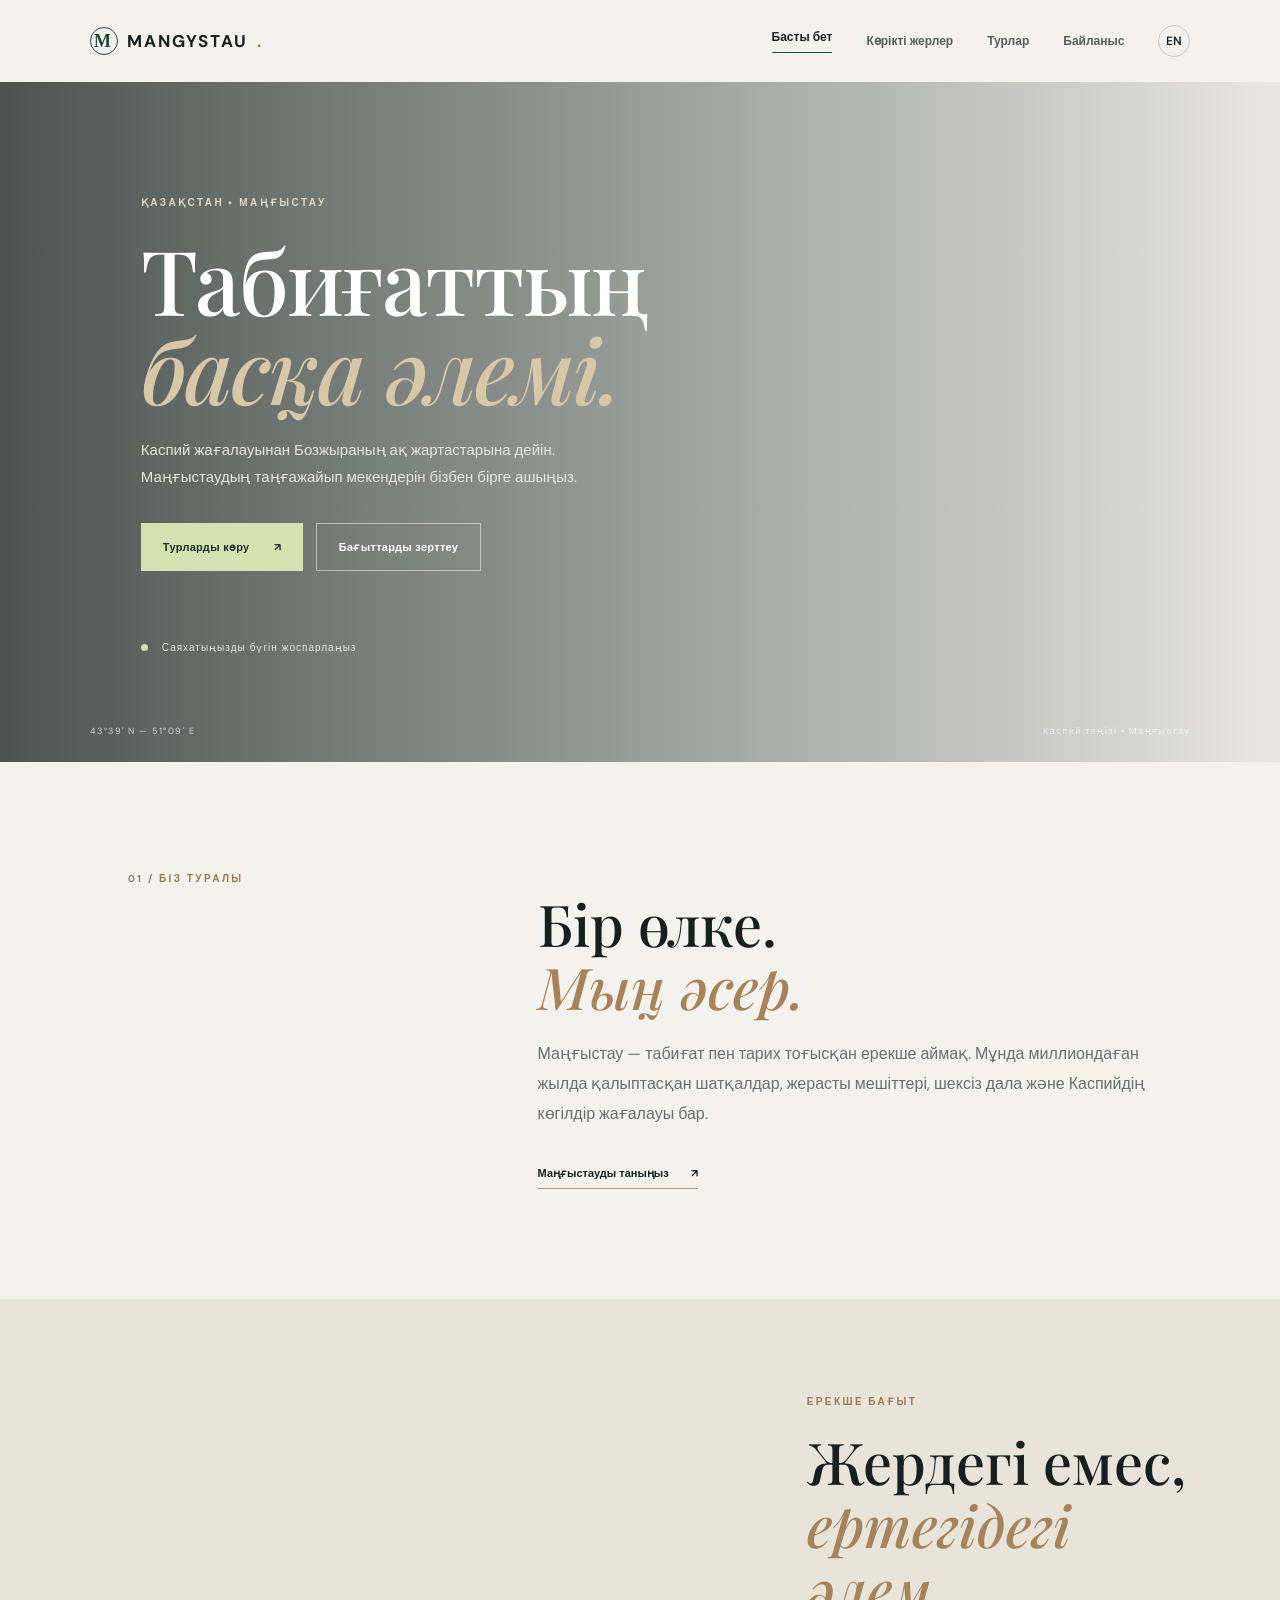
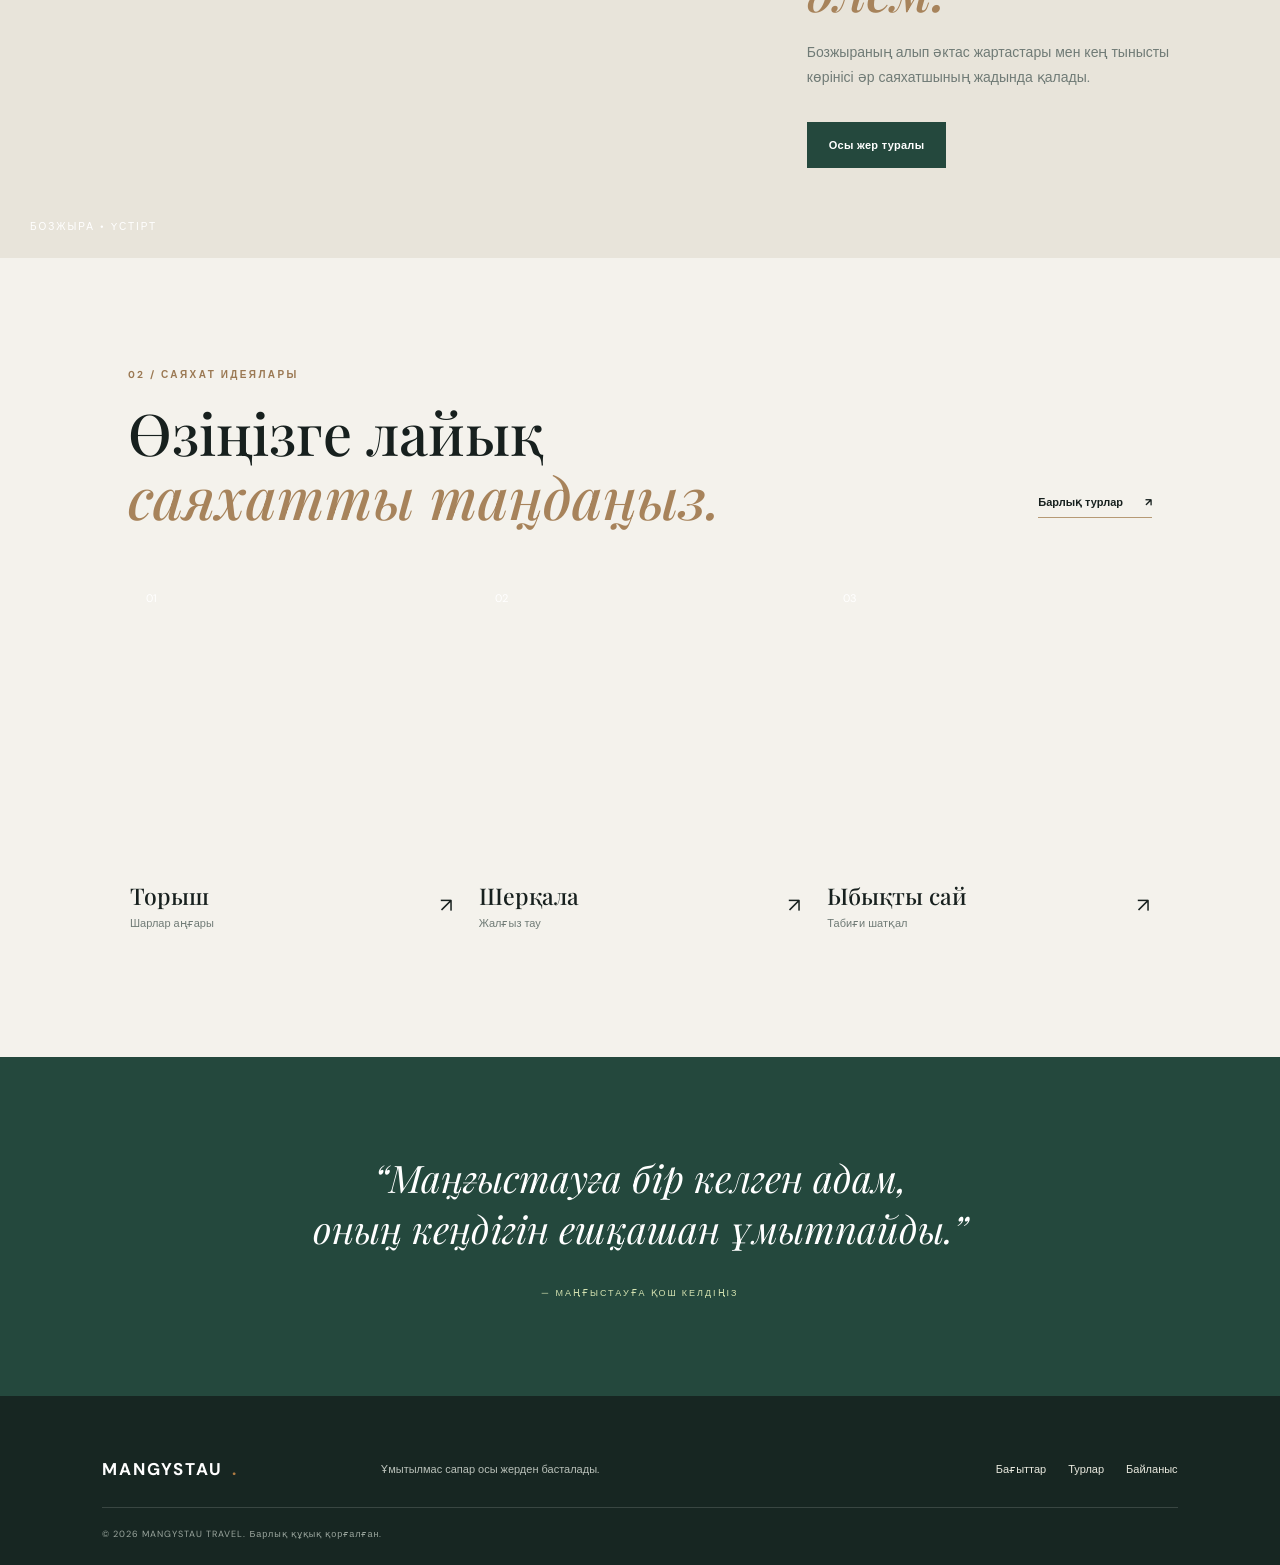
<file: index.html>
<!DOCTYPE html>
<html lang="kk">
<head>
  <meta charset="UTF-8"><meta name="viewport" content="width=device-width, initial-scale=1.0">
  <meta name="description" content="Маңғыстаудың көрікті жерлерін ашыңыз. Турлар, маршруттар және саяхатқа пайдалы ақпарат.">
  <title>MANGYSTAU — Каспийден басталатын саяхат</title><link rel="stylesheet" href="css/style.css">
</head>
<body>
<header class="header"><a class="logo" href="index.html"><span class="logo-mark">M</span>MANGYSTAU<span class="logo-dot">.</span></a><button class="menu-toggle" aria-label="Мәзірді ашу">☰</button><nav class="nav"><a class="active" href="index.html">Басты бет</a><a href="places.html">Көрікті жерлер</a><a href="tours.html">Турлар</a><a href="contact.html">Байланыс</a><a class="lang" href="#">EN</a></nav></header>
<main>
<section class="hero"><div class="hero-overlay"></div><div class="hero-content"><span class="eyebrow">ҚАЗАҚСТАН • МАҢҒЫСТАУ</span><h1>Табиғаттың<br><em>басқа әлемі.</em></h1><p>Каспий жағалауынан Бозжыраның ақ жартастарына дейін. Маңғыстаудың таңғажайып мекендерін бізбен бірге ашыңыз.</p><div class="hero-actions"><a class="btn btn-primary" href="tours.html">Турларды көру <span>↗</span></a><a class="btn btn-ghost" href="places.html">Бағыттарды зерттеу</a></div><div class="hero-note"><span class="pulse"></span> Саяхатыңызды бүгін жоспарлаңыз</div></div><div class="hero-bottom"><span>43°39' N — 51°09' E</span><span>Каспий теңізі • Маңғыстау</span></div></section>
<section class="intro section"><div class="section-kicker">01 / БІЗ ТУРАЛЫ</div><div><h2>Бір өлке.<br><em>Мың әсер.</em></h2><p class="lead">Маңғыстау — табиғат пен тарих тоғысқан ерекше аймақ. Мұнда миллиондаған жылда қалыптасқан шатқалдар, жерасты мешіттері, шексіз дала және Каспийдің көгілдір жағалауы бар.</p><a class="text-link" href="places.html">Маңғыстауды таныңыз <span>↗</span></a></div></section>
<section class="feature-section"><div class="feature-image image-boszhira"><span class="image-label">БОЗЖЫРА • ҮСТІРТ</span></div><div class="feature-copy"><span class="section-kicker">ЕРЕКШЕ БАҒЫТ</span><h2>Жердегі емес,<br><em>ертегідегі әлем.</em></h2><p>Бозжыраның алып әктас жартастары мен кең тынысты көрінісі әр саяхатшының жадында қалады.</p><a class="btn btn-dark" href="places.html">Осы жер туралы</a></div></section>
<section class="cards-section section"><div class="section-head"><div><div class="section-kicker">02 / САЯХАТ ИДЕЯЛАРЫ</div><h2>Өзіңізге лайық<br><em>саяхатты таңдаңыз.</em></h2></div><a class="text-link" href="tours.html">Барлық турлар <span>↗</span></a></div><div class="cards-grid">
<a class="place-card" href="places.html"><div class="card-photo photo-torysh"><span>01</span></div><div class="card-info"><div><h3>Торыш</h3><p>Шарлар аңғары</p></div><b>↗</b></div></a>
<a class="place-card" href="places.html"><div class="card-photo photo-sherkala"><span>02</span></div><div class="card-info"><div><h3>Шерқала</h3><p>Жалғыз тау</p></div><b>↗</b></div></a>
<a class="place-card" href="places.html"><div class="card-photo photo-ybyk"><span>03</span></div><div class="card-info"><div><h3>Ыбықты сай</h3><p>Табиғи шатқал</p></div><b>↗</b></div></a></div></section>
<section class="quote"><p>“Маңғыстауға бір келген адам,<br>оның кеңдігін ешқашан ұмытпайды.”</p><span>— МАҢҒЫСТАУҒА ҚОШ КЕЛДІҢІЗ</span></section>
</main><footer class="footer"><a class="logo" href="index.html">MANGYSTAU<span class="logo-dot">.</span></a><p>Ұмытылмас сапар осы жерден басталады.</p><div><a href="places.html">Бағыттар</a><a href="tours.html">Турлар</a><a href="contact.html">Байланыс</a></div><small>© 2026 MANGYSTAU TRAVEL. Барлық құқық қорғалған.</small></footer><script src="js/main.js"></script></body></html>
</file>
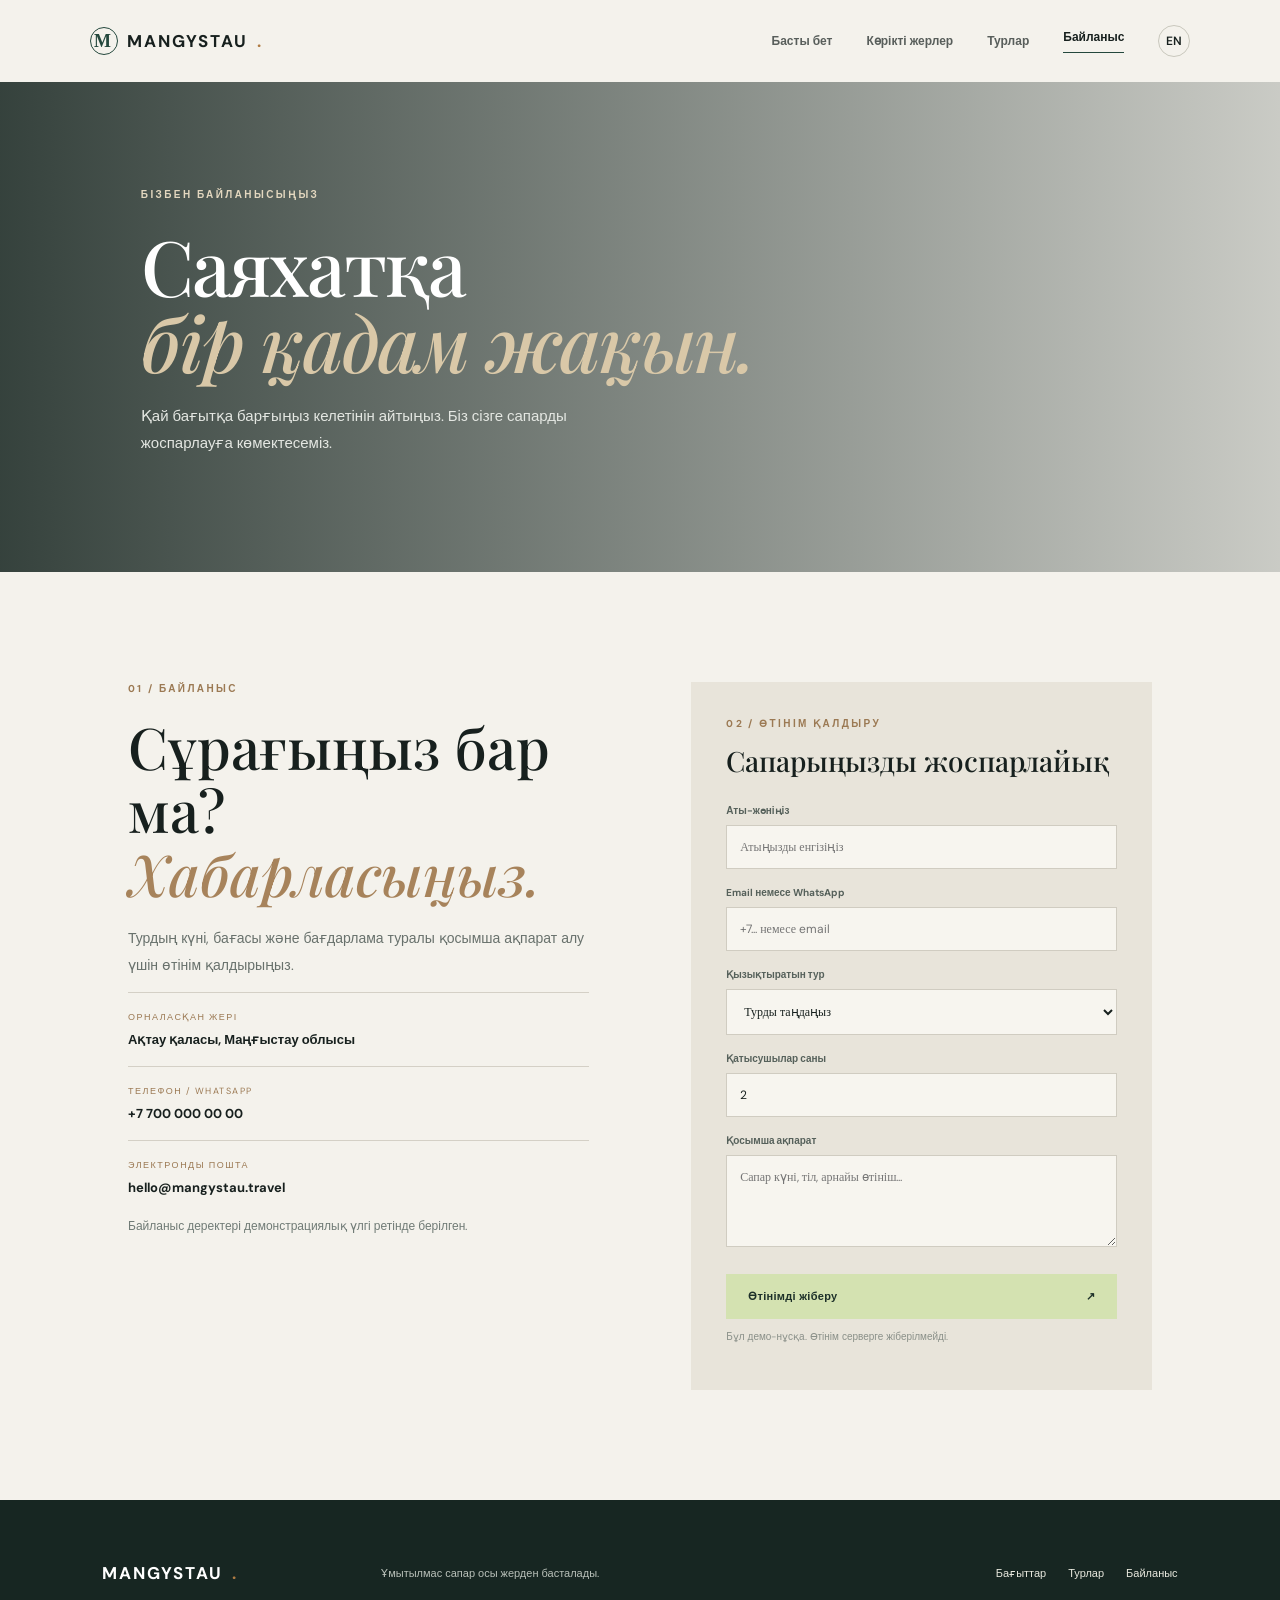
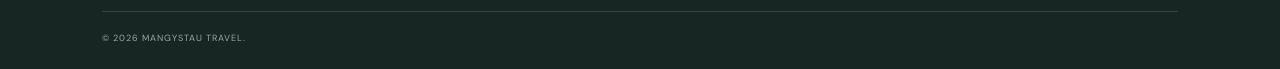
<file: contact.html>
<!DOCTYPE html><html lang="kk"><head><meta charset="UTF-8"><meta name="viewport" content="width=device-width, initial-scale=1.0"><title>Байланыс және брондау — MANGYSTAU</title><link rel="stylesheet" href="css/style.css"></head><body>
<header class="header"><a class="logo" href="index.html"><span class="logo-mark">M</span>MANGYSTAU<span class="logo-dot">.</span></a><button class="menu-toggle" aria-label="Мәзірді ашу">☰</button><nav class="nav"><a href="index.html">Басты бет</a><a href="places.html">Көрікті жерлер</a><a href="tours.html">Турлар</a><a class="active" href="contact.html">Байланыс</a><a class="lang" href="#">EN</a></nav></header>
<main><section class="page-hero contact-hero"><div><span class="eyebrow">БІЗБЕН БАЙЛАНЫСЫҢЫЗ</span><h1>Саяхатқа<br><em>бір қадам жақын.</em></h1><p>Қай бағытқа барғыңыз келетінін айтыңыз. Біз сізге сапарды жоспарлауға көмектесеміз.</p></div></section>
<section class="section contact-layout"><div class="contact-details"><div class="section-kicker">01 / БАЙЛАНЫС</div><h2>Сұрағыңыз бар ма?<br><em>Хабарласыңыз.</em></h2><p class="lead">Турдың күні, бағасы және бағдарлама туралы қосымша ақпарат алу үшін өтінім қалдырыңыз.</p><div class="contact-item"><span>ОРНАЛАСҚАН ЖЕРІ</span><strong>Ақтау қаласы, Маңғыстау облысы</strong></div><div class="contact-item"><span>ТЕЛЕФОН / WHATSAPP</span><strong>+7 700 000 00 00</strong></div><div class="contact-item"><span>ЭЛЕКТРОНДЫ ПОШТА</span><strong>hello@mangystau.travel</strong></div><small class="muted">Байланыс деректері демонстрациялық үлгі ретінде берілген.</small></div>
<form class="booking-form" id="bookingForm"><div class="section-kicker">02 / ӨТІНІМ ҚАЛДЫРУ</div><h3>Сапарыңызды жоспарлайық</h3><label>Аты-жөніңіз<input name="name" required placeholder="Атыңызды енгізіңіз"></label><label>Email немесе WhatsApp<input name="contact" required placeholder="+7... немесе email"></label><label>Қызықтыратын тур<select name="tour" id="tourSelect" required><option value="">Турды таңдаңыз</option><option>Бозжыраға бір күндік тур</option><option>Маңғыстаудың үш кереметі</option><option>Каспий және Ақтау</option><option>Жеке маршрут</option></select></label><label>Қатысушылар саны<input name="people" type="number" min="1" max="30" value="2" required></label><label>Қосымша ақпарат<textarea name="message" rows="4" placeholder="Сапар күні, тіл, арнайы өтініш..."></textarea></label><button class="btn btn-primary form-submit" type="submit">Өтінімді жіберу <span>↗</span></button><p class="form-note" id="formMessage">Бұл демо-нұсқа. Өтінім серверге жіберілмейді.</p></form></section>
</main><footer class="footer"><a class="logo" href="index.html">MANGYSTAU<span class="logo-dot">.</span></a><p>Ұмытылмас сапар осы жерден басталады.</p><div><a href="places.html">Бағыттар</a><a href="tours.html">Турлар</a><a href="contact.html">Байланыс</a></div><small>© 2026 MANGYSTAU TRAVEL.</small></footer><script src="js/main.js"></script></body></html>
</file>
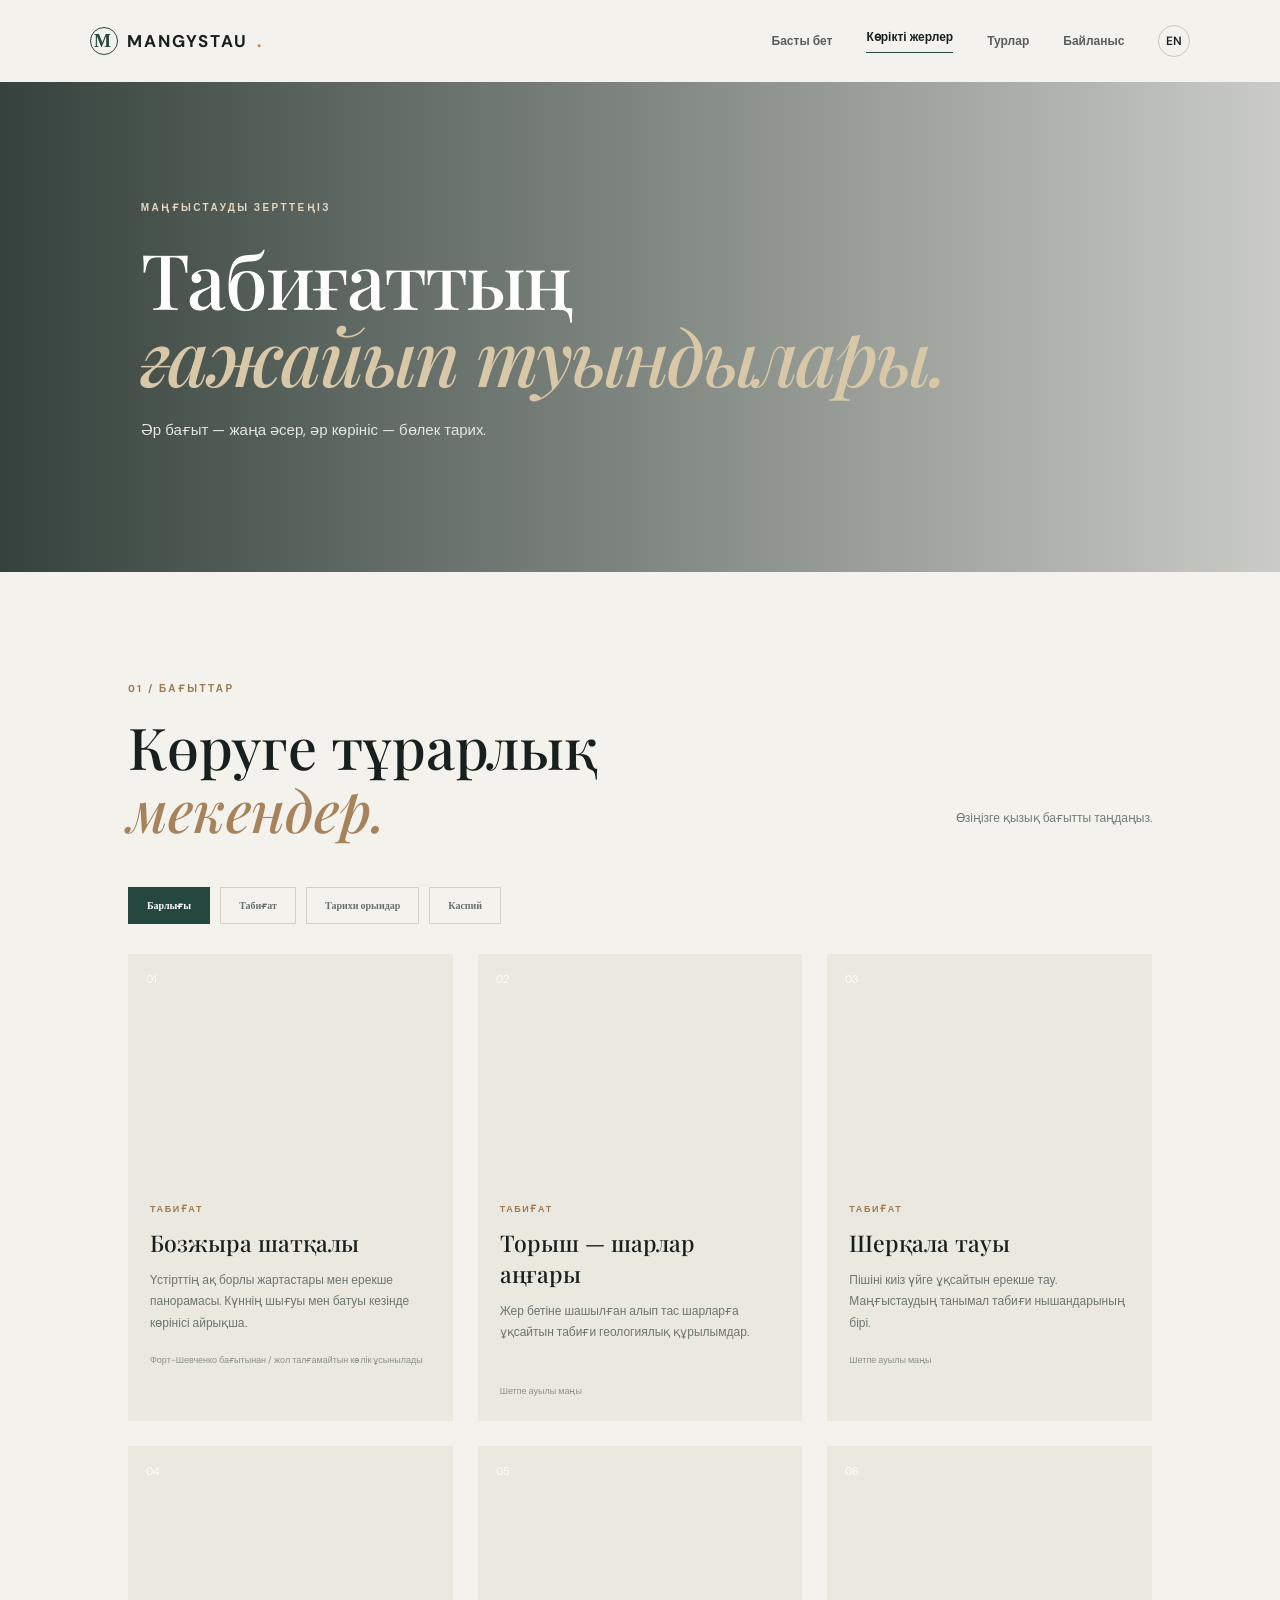
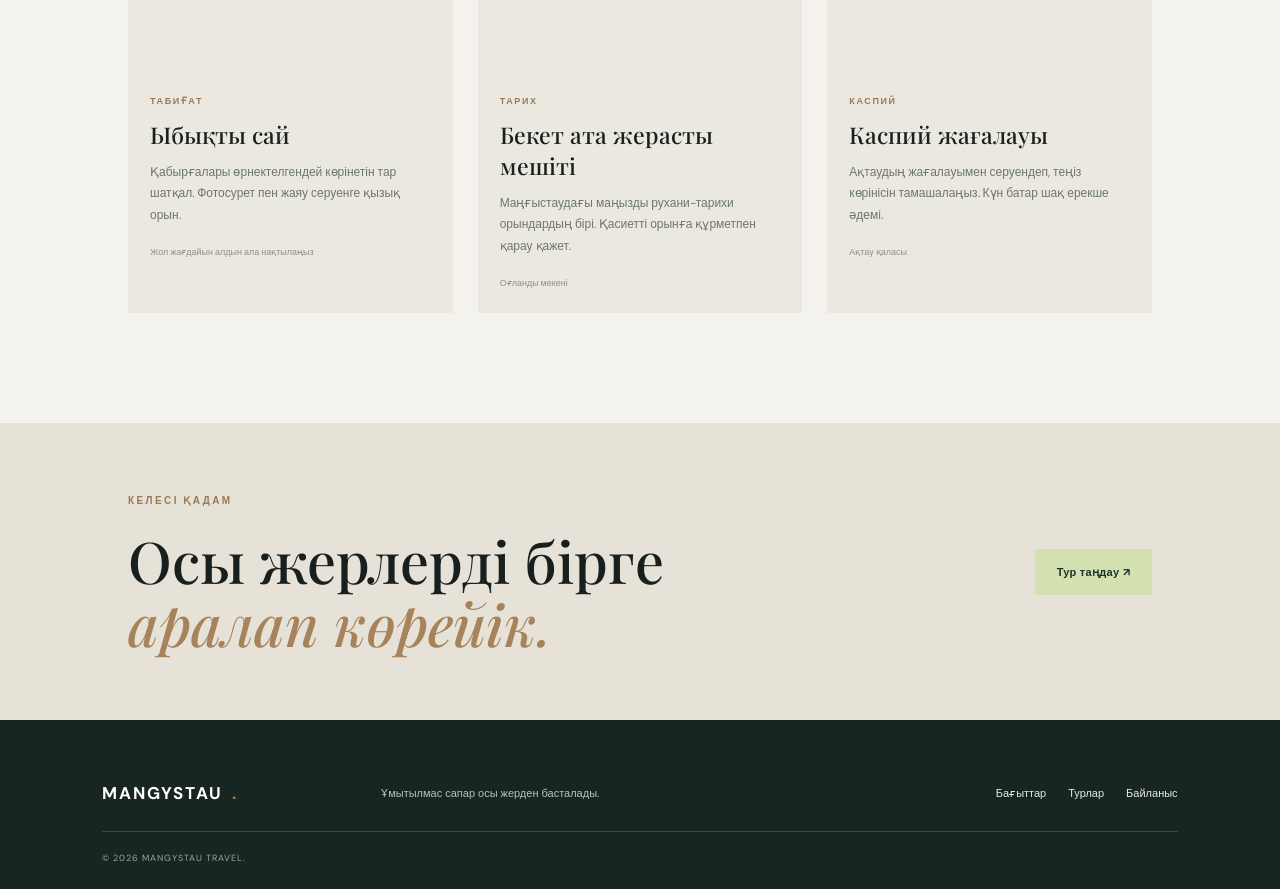
<file: places.html>
<!DOCTYPE html><html lang="kk"><head><meta charset="UTF-8"><meta name="viewport" content="width=device-width, initial-scale=1.0"><title>Көрікті жерлер — MANGYSTAU</title><link rel="stylesheet" href="css/style.css"></head><body>
<header class="header"><a class="logo" href="index.html"><span class="logo-mark">M</span>MANGYSTAU<span class="logo-dot">.</span></a><button class="menu-toggle" aria-label="Мәзірді ашу">☰</button><nav class="nav"><a href="index.html">Басты бет</a><a class="active" href="places.html">Көрікті жерлер</a><a href="tours.html">Турлар</a><a href="contact.html">Байланыс</a><a class="lang" href="#">EN</a></nav></header>
<main><section class="page-hero places-hero"><div><span class="eyebrow">МАҢҒЫСТАУДЫ ЗЕРТТЕҢІЗ</span><h1>Табиғаттың<br><em>ғажайып туындылары.</em></h1><p>Әр бағыт — жаңа әсер, әр көрініс — бөлек тарих.</p></div></section>
<section class="section"><div class="section-head"><div><div class="section-kicker">01 / БАҒЫТТАР</div><h2>Көруге тұрарлық<br><em>мекендер.</em></h2></div><p class="muted">Өзіңізге қызық бағытты таңдаңыз.</p></div><div class="filter-row"><button class="filter active" data-filter="all">Барлығы</button><button class="filter" data-filter="nature">Табиғат</button><button class="filter" data-filter="history">Тарихи орындар</button><button class="filter" data-filter="sea">Каспий</button></div>
<div class="destination-grid">
<article class="destination" data-category="nature"><div class="destination-photo photo-boszhira"><span>01</span></div><div class="destination-body"><span class="tag">ТАБИҒАТ</span><h3>Бозжыра шатқалы</h3><p>Үстірттің ақ борлы жартастары мен ерекше панорамасы. Күннің шығуы мен батуы кезінде көрінісі айрықша.</p><small>Форт-Шевченко бағытынан / жол талғамайтын көлік ұсынылады</small></div></article>
<article class="destination" data-category="nature"><div class="destination-photo photo-torysh"><span>02</span></div><div class="destination-body"><span class="tag">ТАБИҒАТ</span><h3>Торыш — шарлар аңғары</h3><p>Жер бетіне шашылған алып тас шарларға ұқсайтын табиғи геологиялық құрылымдар.</p><small>Шетпе ауылы маңы</small></div></article>
<article class="destination" data-category="nature"><div class="destination-photo photo-sherkala"><span>03</span></div><div class="destination-body"><span class="tag">ТАБИҒАТ</span><h3>Шерқала тауы</h3><p>Пішіні киіз үйге ұқсайтын ерекше тау. Маңғыстаудың танымал табиғи нышандарының бірі.</p><small>Шетпе ауылы маңы</small></div></article>
<article class="destination" data-category="nature"><div class="destination-photo photo-ybyk"><span>04</span></div><div class="destination-body"><span class="tag">ТАБИҒАТ</span><h3>Ыбықты сай</h3><p>Қабырғалары өрнектелгендей көрінетін тар шатқал. Фотосурет пен жаяу серуенге қызық орын.</p><small>Жол жағдайын алдын ала нақтылаңыз</small></div></article>
<article class="destination" data-category="history"><div class="destination-photo photo-beket"><span>05</span></div><div class="destination-body"><span class="tag">ТАРИХ</span><h3>Бекет ата жерасты мешіті</h3><p>Маңғыстаудағы маңызды рухани-тарихи орындардың бірі. Қасиетті орынға құрметпен қарау қажет.</p><small>Оғланды мекені</small></div></article>
<article class="destination" data-category="sea"><div class="destination-photo photo-caspian"><span>06</span></div><div class="destination-body"><span class="tag">КАСПИЙ</span><h3>Каспий жағалауы</h3><p>Ақтаудың жағалауымен серуендеп, теңіз көрінісін тамашалаңыз. Күн батар шақ ерекше әдемі.</p><small>Ақтау қаласы</small></div></article>
</div></section><section class="cta-strip"><div><span class="section-kicker">КЕЛЕСІ ҚАДАМ</span><h2>Осы жерлерді бірге<br><em>аралап көрейік.</em></h2></div><a class="btn btn-primary" href="tours.html">Тур таңдау ↗</a></section></main>
<footer class="footer"><a class="logo" href="index.html">MANGYSTAU<span class="logo-dot">.</span></a><p>Ұмытылмас сапар осы жерден басталады.</p><div><a href="places.html">Бағыттар</a><a href="tours.html">Турлар</a><a href="contact.html">Байланыс</a></div><small>© 2026 MANGYSTAU TRAVEL.</small></footer><script src="js/main.js"></script></body></html>
</file>
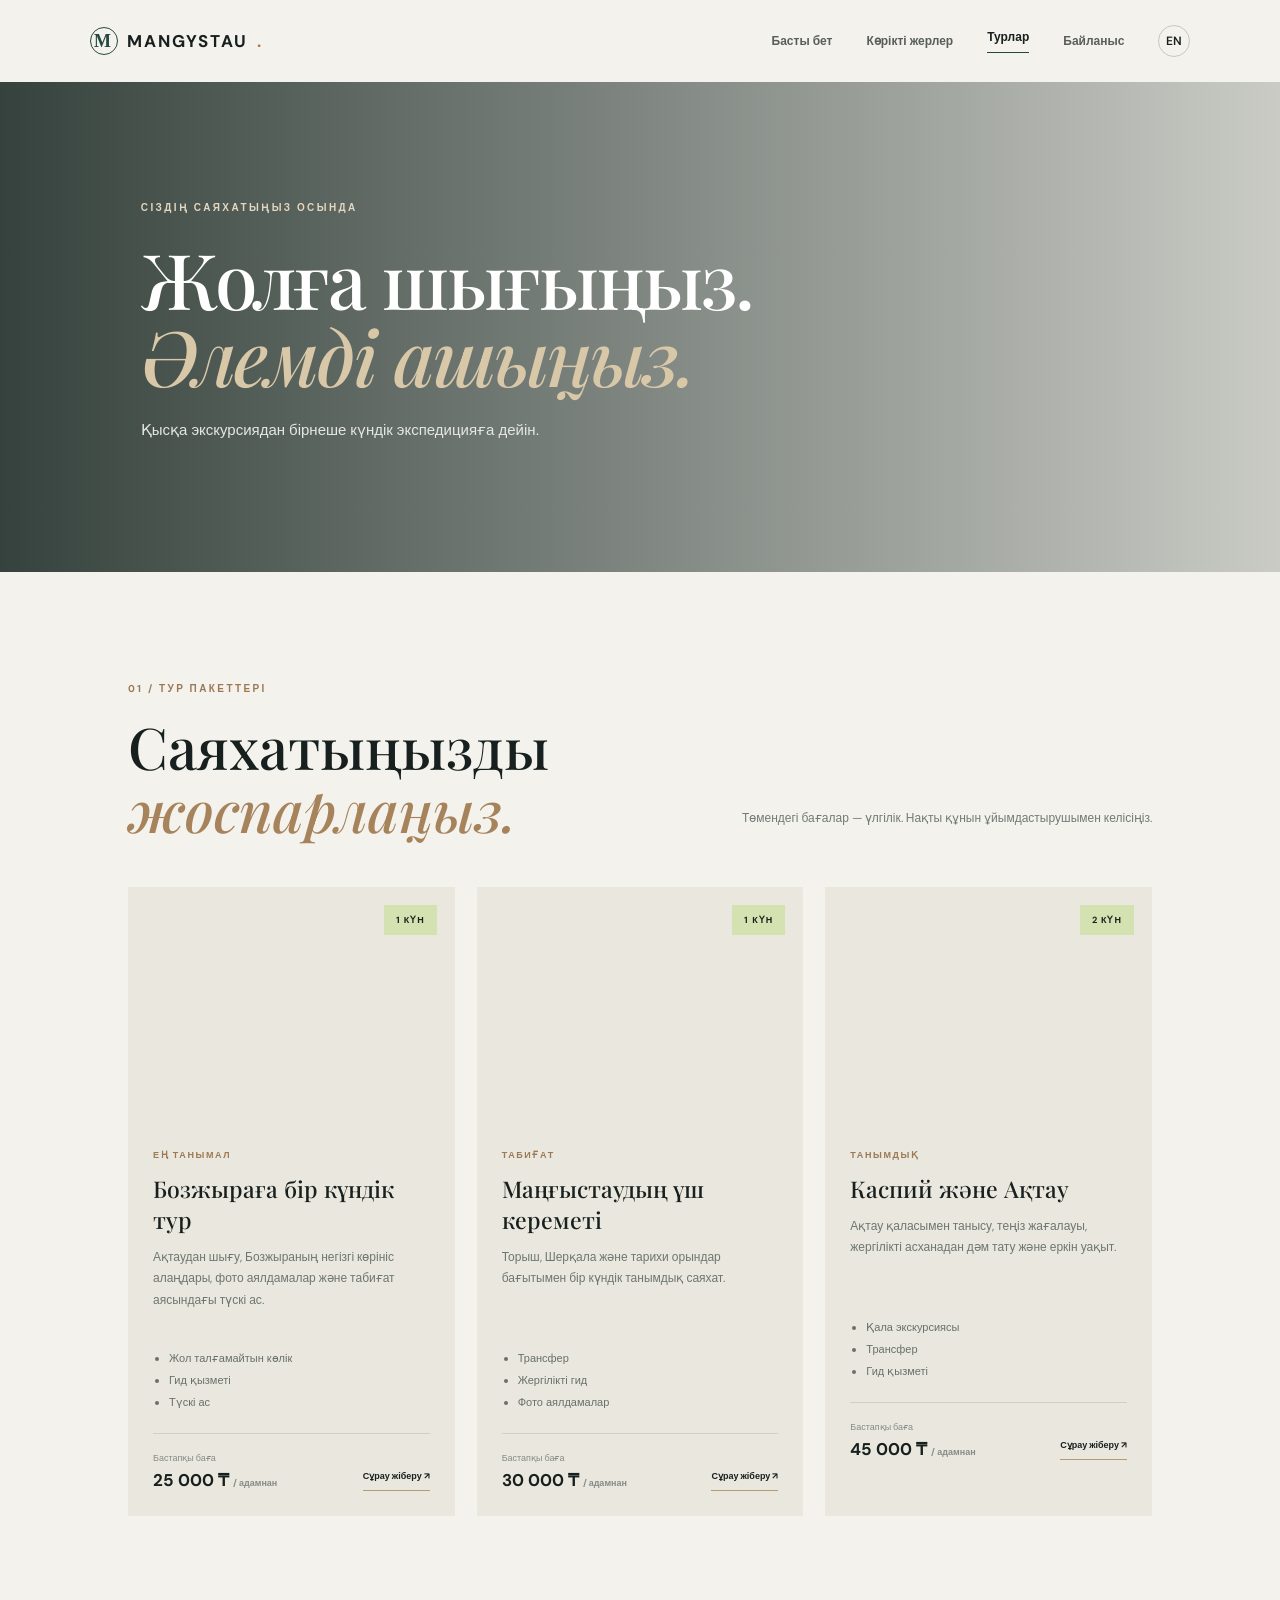
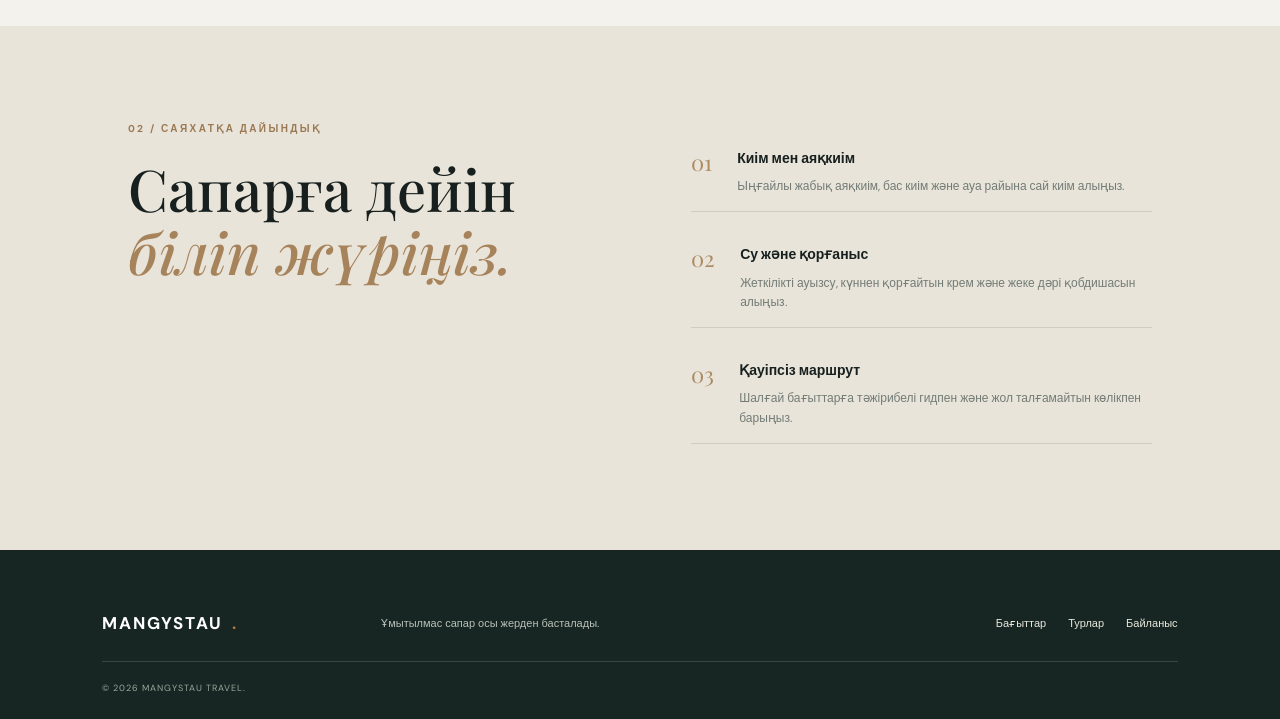
<file: tours.html>
<!DOCTYPE html><html lang="kk"><head><meta charset="UTF-8"><meta name="viewport" content="width=device-width, initial-scale=1.0"><title>Турлар — MANGYSTAU</title><link rel="stylesheet" href="css/style.css"></head><body>
<header class="header"><a class="logo" href="index.html"><span class="logo-mark">M</span>MANGYSTAU<span class="logo-dot">.</span></a><button class="menu-toggle" aria-label="Мәзірді ашу">☰</button><nav class="nav"><a href="index.html">Басты бет</a><a href="places.html">Көрікті жерлер</a><a class="active" href="tours.html">Турлар</a><a href="contact.html">Байланыс</a><a class="lang" href="#">EN</a></nav></header>
<main><section class="page-hero tours-hero"><div><span class="eyebrow">СІЗДІҢ САЯХАТЫҢЫЗ ОСЫНДА</span><h1>Жолға шығыңыз.<br><em>Әлемді ашыңыз.</em></h1><p>Қысқа экскурсиядан бірнеше күндік экспедицияға дейін.</p></div></section>
<section class="section"><div class="section-head"><div><div class="section-kicker">01 / ТУР ПАКЕТТЕРІ</div><h2>Саяхатыңызды<br><em>жоспарлаңыз.</em></h2></div><p class="muted">Төмендегі бағалар — үлгілік. Нақты құнын ұйымдастырушымен келісіңіз.</p></div>
<div class="tour-grid">
<article class="tour-card"><div class="tour-image photo-boszhira"><span class="tour-duration">1 КҮН</span></div><div class="tour-content"><span class="tag">ЕҢ ТАНЫМАЛ</span><h3>Бозжыраға бір күндік тур</h3><p>Ақтаудан шығу, Бозжыраның негізгі көрініс алаңдары, фото аялдамалар және табиғат аясындағы түскі ас.</p><ul><li>Жол талғамайтын көлік</li><li>Гид қызметі</li><li>Түскі ас</li></ul><div class="tour-bottom"><div><small>Бастапқы баға</small><strong>25 000 ₸ <small>/ адамнан</small></strong></div><a class="text-link" href="contact.html?tour=Бозжыра">Сұрау жіберу ↗</a></div></div></article>
<article class="tour-card"><div class="tour-image photo-torysh"><span class="tour-duration">1 КҮН</span></div><div class="tour-content"><span class="tag">ТАБИҒАТ</span><h3>Маңғыстаудың үш кереметі</h3><p>Торыш, Шерқала және тарихи орындар бағытымен бір күндік танымдық саяхат.</p><ul><li>Трансфер</li><li>Жергілікті гид</li><li>Фото аялдамалар</li></ul><div class="tour-bottom"><div><small>Бастапқы баға</small><strong>30 000 ₸ <small>/ адамнан</small></strong></div><a class="text-link" href="contact.html?tour=Үш керемет">Сұрау жіберу ↗</a></div></div></article>
<article class="tour-card"><div class="tour-image photo-caspian"><span class="tour-duration">2 КҮН</span></div><div class="tour-content"><span class="tag">ТАНЫМДЫҚ</span><h3>Каспий және Ақтау</h3><p>Ақтау қаласымен танысу, теңіз жағалауы, жергілікті асханадан дәм тату және еркін уақыт.</p><ul><li>Қала экскурсиясы</li><li>Трансфер</li><li>Гид қызметі</li></ul><div class="tour-bottom"><div><small>Бастапқы баға</small><strong>45 000 ₸ <small>/ адамнан</small></strong></div><a class="text-link" href="contact.html?tour=Каспий және Ақтау">Сұрау жіберу ↗</a></div></div></article>
</div></section><section class="included"><div><span class="section-kicker">02 / САЯХАТҚА ДАЙЫНДЫҚ</span><h2>Сапарға дейін<br><em>біліп жүріңіз.</em></h2></div><div class="included-list"><p><b>01</b><span><strong>Киім мен аяқкиім</strong>Ыңғайлы жабық аяқкиім, бас киім және ауа райына сай киім алыңыз.</span></p><p><b>02</b><span><strong>Су және қорғаныс</strong>Жеткілікті ауызсу, күннен қорғайтын крем және жеке дәрі қобдишасын алыңыз.</span></p><p><b>03</b><span><strong>Қауіпсіз маршрут</strong>Шалғай бағыттарға тәжірибелі гидпен және жол талғамайтын көлікпен барыңыз.</span></p></div></section></main>
<footer class="footer"><a class="logo" href="index.html">MANGYSTAU<span class="logo-dot">.</span></a><p>Ұмытылмас сапар осы жерден басталады.</p><div><a href="places.html">Бағыттар</a><a href="tours.html">Турлар</a><a href="contact.html">Байланыс</a></div><small>© 2026 MANGYSTAU TRAVEL.</small></footer><script src="js/main.js"></script></body></html>
</file>
<file: css/style.css>
@import url('https://fonts.googleapis.com/css2?family=DM+Sans:wght@400;500;600;700&family=Playfair+Display:ital,wght@0,500;0,600;0,700;1,500;1,600&display=swap');
:root{--ink:#17201e;--muted:#707b76;--cream:#f4f2ec;--sand:#d9c8a8;--green:#24483d;--lime:#d4e2b1}*{box-sizing:border-box}html{scroll-behavior:smooth}body{margin:0;background:var(--cream);color:var(--ink);font-family:'DM Sans',sans-serif}a{color:inherit;text-decoration:none}.header{height:82px;padding:0 7%;display:flex;align-items:center;justify-content:space-between;background:var(--cream);position:relative;z-index:5}.logo{font-size:17px;font-weight:700;letter-spacing:2px;display:flex;align-items:center;gap:9px}.logo-mark{width:28px;height:28px;border:1px solid var(--green);border-radius:50%;display:grid;place-items:center;color:var(--green);font-family:Georgia;font-size:18px}.logo-dot{color:#b07b43}.nav{display:flex;align-items:center;gap:34px;font-size:12px;font-weight:600}.nav a{opacity:.7;transition:.2s}.nav a:hover,.nav a.active{opacity:1}.nav a.active{border-bottom:1px solid var(--green);padding-bottom:7px}.nav .lang{border:1px solid #c9c8bd;border-radius:50%;width:32px;height:32px;display:grid;place-items:center;opacity:1}.menu-toggle{display:none;border:0;background:none;font-size:25px}.hero{height:680px;min-height:560px;position:relative;background:linear-gradient(90deg,rgba(10,23,21,.72),rgba(10,23,21,.05)),url('https://images.unsplash.com/photo-1500530855697-b586d89ba3ee?auto=format&fit=crop&w=2000&q=85') center 48%/cover;color:white;display:flex;align-items:center;padding:0 11%}.hero-content{position:relative;max-width:650px}.eyebrow,.section-kicker{font-size:10px;letter-spacing:2.4px;font-weight:700}.eyebrow{color:#e3d7bf}.hero h1,.page-hero h1{font:500 clamp(52px,7vw,94px)/.99 'Playfair Display',serif;letter-spacing:-2px;margin:24px 0}.hero h1 em,.page-hero h1 em,h2 em{font-weight:500;color:var(--sand)}.hero-content>p,.page-hero p{max-width:490px;color:#e4e7e2;font-size:15px;line-height:1.8}.hero-actions{display:flex;gap:13px;margin-top:32px}.btn{padding:16px 22px;display:inline-flex;align-items:center;gap:24px;font-size:11px;font-weight:700;letter-spacing:.3px;border:0;cursor:pointer}.btn-primary{background:var(--lime);color:#1d3029}.btn-primary:hover{background:#e2edc9}.btn-ghost{border:1px solid #ffffff80;color:white}.btn-dark{background:var(--green);color:white;margin-top:18px}.hero-note{margin-top:70px;font-size:10px;letter-spacing:1px;color:#e4e7e2}.pulse{display:inline-block;width:7px;height:7px;border-radius:50%;background:#d4e2b1;margin-right:10px}.hero-bottom{position:absolute;bottom:25px;left:7%;right:7%;display:flex;justify-content:space-between;font-size:9px;letter-spacing:1.5px;color:#ffffffb8}.section{padding:110px 10%}.intro{display:grid;grid-template-columns:1fr 2fr;gap:10%;align-items:start}.section-kicker{color:#9b7953}.intro h2,.section h2,.feature-copy h2,.included h2,.contact-details h2,.cta-strip h2{font:500 clamp(38px,4.5vw,58px)/1.1 'Playfair Display',serif;margin:20px 0}.intro h2 em,.section h2 em,.feature-copy h2 em,.included h2 em,.contact-details h2 em,.cta-strip h2 em{color:#a7835b}.lead{font-size:16px;line-height:1.9;color:#68716c;max-width:660px}.text-link{font-size:11px;font-weight:700;border-bottom:1px solid #b69a75;padding-bottom:8px;display:inline-flex;gap:22px;margin-top:20px}.feature-section{display:grid;grid-template-columns:1.15fr .85fr;min-height:500px;background:#e8e4da}.feature-image{min-height:480px;position:relative}.image-boszhira{background-image:url('https://images.unsplash.com/photo-1464822759023-fed622ff2c3b?auto=format&fit=crop&w=1400&q=85');background-size:cover;background-position:center}.image-label{position:absolute;bottom:25px;left:30px;color:white;font-size:10px;letter-spacing:2px}.feature-copy{padding:90px 13%;align-self:center}.feature-copy p{color:var(--muted);line-height:1.8;font-size:14px}.cards-section{background:var(--cream)}.section-head{display:flex;justify-content:space-between;align-items:end;margin-bottom:45px}.section-head h2{margin-bottom:0}.section-head>.text-link{margin-bottom:10px}.cards-grid{display:grid;grid-template-columns:repeat(3,1fr);gap:22px}.place-card{display:block}.card-photo{height:290px;position:relative;background-size:cover;background-position:center;transition:transform .3s}.place-card:hover .card-photo{transform:translateY(-5px)}.card-photo>span,.destination-photo>span{position:absolute;top:18px;left:18px;color:white;font-size:11px}.card-info{display:flex;justify-content:space-between;align-items:center;padding:17px 2px}.card-info h3{font:500 23px 'Playfair Display',serif;margin:0 0 5px}.card-info p{font-size:11px;color:var(--muted);margin:0}.card-info b{font-size:20px;font-weight:400}.photo-torysh{background-image:url('https://images.unsplash.com/photo-1470252649378-9c29740c9fa8?auto=format&fit=crop&w=1000&q=85')}.photo-sherkala{background-image:url('https://images.unsplash.com/photo-1509316785289-025f5b846b35?auto=format&fit=crop&w=1000&q=85')}.photo-ybyk{background-image:url('https://images.unsplash.com/photo-1470770841072-f978cf4d019e?auto=format&fit=crop&w=1000&q=85')}.photo-boszhira{background-image:url('https://images.unsplash.com/photo-1464822759023-fed622ff2c3b?auto=format&fit=crop&w=1100&q=85')}.photo-bekет{background-image:url('https://images.unsplash.com/photo-1519817650390-64a93db51149?auto=format&fit=crop&w=1000&q=85')}.photo-beket{background-image:url('https://images.unsplash.com/photo-1519817650390-64a93db51149?auto=format&fit=crop&w=1000&q=85')}.photo-caspian{background-image:url('https://images.unsplash.com/photo-1507525428034-b723cf961d3e?auto=format&fit=crop&w=1100&q=85')}.quote{padding:95px 10%;text-align:center;background:var(--green);color:white}.quote p{font:italic 38px/1.35 'Playfair Display',serif;margin:0 0 25px}.quote span{font-size:9px;letter-spacing:2px;color:var(--lime)}.footer{background:#172622;color:#e9e9df;padding:55px 8% 25px;display:grid;grid-template-columns:1fr 2fr 1fr;align-items:center;gap:20px}.footer .logo{color:white}.footer p{font-size:11px;color:#b9c0b9}.footer>div{display:flex;gap:22px;font-size:11px;justify-content:flex-end}.footer small{grid-column:1/-1;border-top:1px solid #ffffff25;padding-top:20px;color:#9ba69e;font-size:9px;letter-spacing:1px}.page-hero{height:490px;display:flex;align-items:center;padding:0 11%;color:white;background-size:cover;background-position:center;position:relative}.page-hero:before{content:"";position:absolute;inset:0;background:linear-gradient(90deg,#14231ed9,#14231e30)}.page-hero>div{position:relative}.page-hero h1{font-size:clamp(48px,6vw,78px)}.places-hero{background-image:url('https://images.unsplash.com/photo-1500534623283-312aade485b7?auto=format&fit=crop&w=1800&q=85')}.tours-hero{background-image:url('https://images.unsplash.com/photo-1464822759023-fed622ff2c3b?auto=format&fit=crop&w=1800&q=85')}.contact-hero{background-image:url('https://images.unsplash.com/photo-1470770841072-f978cf4d019e?auto=format&fit=crop&w=1800&q=85')}.filter-row{display:flex;gap:10px;margin:0 0 30px;flex-wrap:wrap}.filter{border:1px solid #d4d0c5;background:transparent;padding:11px 18px;font:600 10px 'DM Sans';cursor:pointer;color:#68716c}.filter.active,.filter:hover{background:var(--green);color:white;border-color:var(--green)}.destination-grid{display:grid;grid-template-columns:repeat(3,1fr);gap:25px}.destination{background:#ebe8df}.destination[hidden]{display:none}.destination-photo{height:220px;background-size:cover;background-position:center;position:relative}.destination-body{padding:22px}.tag{font-size:9px;letter-spacing:1.6px;color:#9b7953;font-weight:700}.destination-body h3,.tour-content h3{font:500 23px 'Playfair Display',serif;margin:10px 0}.destination-body p,.tour-content p{font-size:12px;line-height:1.8;color:#6d7771;min-height:65px}.destination-body small{font-size:9px;color:#8b918b}.muted{font-size:12px;color:var(--muted);line-height:1.8}.cta-strip{padding:65px 10%;background:#e7e2d7;display:flex;align-items:center;justify-content:space-between}.cta-strip h2{margin-bottom:0}.tour-grid{display:grid;grid-template-columns:repeat(3,1fr);gap:22px}.tour-card{background:#eae7de}.tour-image{height:230px;background-size:cover;background-position:center;position:relative}.tour-duration{position:absolute;top:18px;right:18px;background:var(--lime);padding:9px 12px;font-size:9px;font-weight:700;letter-spacing:1px}.tour-content{padding:25px}.tour-content p{min-height:88px}.tour-content ul{padding:0 0 0 16px;color:#67716b;font-size:11px;line-height:2}.tour-bottom{border-top:1px solid #d2cec3;margin-top:20px;padding-top:18px;display:flex;align-items:end;justify-content:space-between;gap:8px}.tour-bottom>div{display:flex;flex-direction:column;gap:5px}.tour-bottom small{font-size:9px;color:#858c85}.tour-bottom strong{font-size:17px}.tour-bottom .text-link{margin:0;font-size:9px;gap:7px}.included{padding:90px 10%;background:#e8e4da;display:grid;grid-template-columns:1fr 1fr;gap:10%}.included-list p{display:flex;gap:25px;border-bottom:1px solid #d0ccc2;padding:15px 0}.included-list p>b{font:22px 'Playfair Display';color:#ad8a61}.included-list p span{display:flex;flex-direction:column;gap:8px;font-size:12px;line-height:1.6;color:#737c75}.included-list strong{font-size:14px;color:var(--ink)}.contact-layout{display:grid;grid-template-columns:1fr 1fr;gap:10%;align-items:start}.contact-details .lead{font-size:14px}.contact-item{border-top:1px solid #d4d0c6;padding:18px 0;display:flex;flex-direction:column;gap:8px}.contact-item span{font-size:9px;letter-spacing:1.5px;color:#9b7953}.contact-item strong{font-size:13px}.booking-form{background:#e8e4da;padding:35px}.booking-form h3{font:500 28px 'Playfair Display';margin:12px 0 25px}.booking-form label{display:flex;flex-direction:column;gap:8px;margin:17px 0;font-size:10px;font-weight:700;color:#56615b}.booking-form input,.booking-form select,.booking-form textarea{width:100%;border:1px solid #d0ccc1;background:#f7f5ef;padding:13px;font:12px 'DM Sans';color:var(--ink);outline:none}.booking-form input:focus,.booking-form select:focus,.booking-form textarea:focus{border-color:var(--green)}.form-submit{width:100%;justify-content:space-between;margin-top:10px}.form-note{font-size:10px;color:#8a9089;line-height:1.6}.form-note.success{color:#27654a}
@media(max-width:850px){.header{padding:0 5%;height:72px}.menu-toggle{display:block}.nav{display:none;position:absolute;top:72px;left:0;right:0;background:var(--cream);padding:22px 7%;flex-direction:column;align-items:flex-start;gap:20px;box-shadow:0 12px 20px #00000010}.nav.open{display:flex}.hero{height:620px;padding:0 8%}.hero-bottom{left:8%;right:8%}.section{padding:75px 7%}.intro{grid-template-columns:1fr;gap:20px}.feature-section{grid-template-columns:1fr}.feature-image{min-height:350px}.feature-copy{padding:55px 8%}.cards-grid,.destination-grid,.tour-grid{grid-template-columns:repeat(2,1fr)}.footer{grid-template-columns:1fr 1fr}.footer>div{grid-column:1/-1;justify-content:flex-start}.contact-layout{gap:5%}.page-hero{padding:0 8%}}@media(max-width:580px){.hero{height:610px;min-height:0;background-position:58% center}.hero h1{font-size:57px}.hero-content>p{font-size:13px}.hero-actions{flex-direction:column;align-items:flex-start}.hero-note{margin-top:42px}.hero-bottom{font-size:8px}.section{padding:65px 6%}.section-head{display:block}.section-head>.text-link{margin-top:22px}.cards-grid,.destination-grid,.tour-grid{grid-template-columns:1fr}.card-photo{height:250px}.page-hero{height:420px;padding:0 7%}.page-hero h1{font-size:48px}.feature-image{min-height:280px}.quote{padding:70px 7%}.quote p{font-size:27px}.cta-strip{padding:55px 7%;display:block}.cta-strip .btn{margin-top:25px}.included{grid-template-columns:1fr;padding:65px 7%;gap:10px}.contact-layout{grid-template-columns:1fr;gap:45px}.booking-form{padding:25px 20px}.footer{grid-template-columns:1fr;padding:45px 7%}.footer>div{grid-column:auto;flex-wrap:wrap}.footer small{grid-column:auto}.footer p{margin:0}.tour-bottom{align-items:start;flex-direction:column}.tour-bottom .text-link{margin-top:10px}.destination-body p{min-height:0}}

.photo-beket{background-image:url('https://images.unsplash.com/photo-1519817650390-64a93db51149?auto=format&fit=crop&w=1000&q=85')}
</file>
